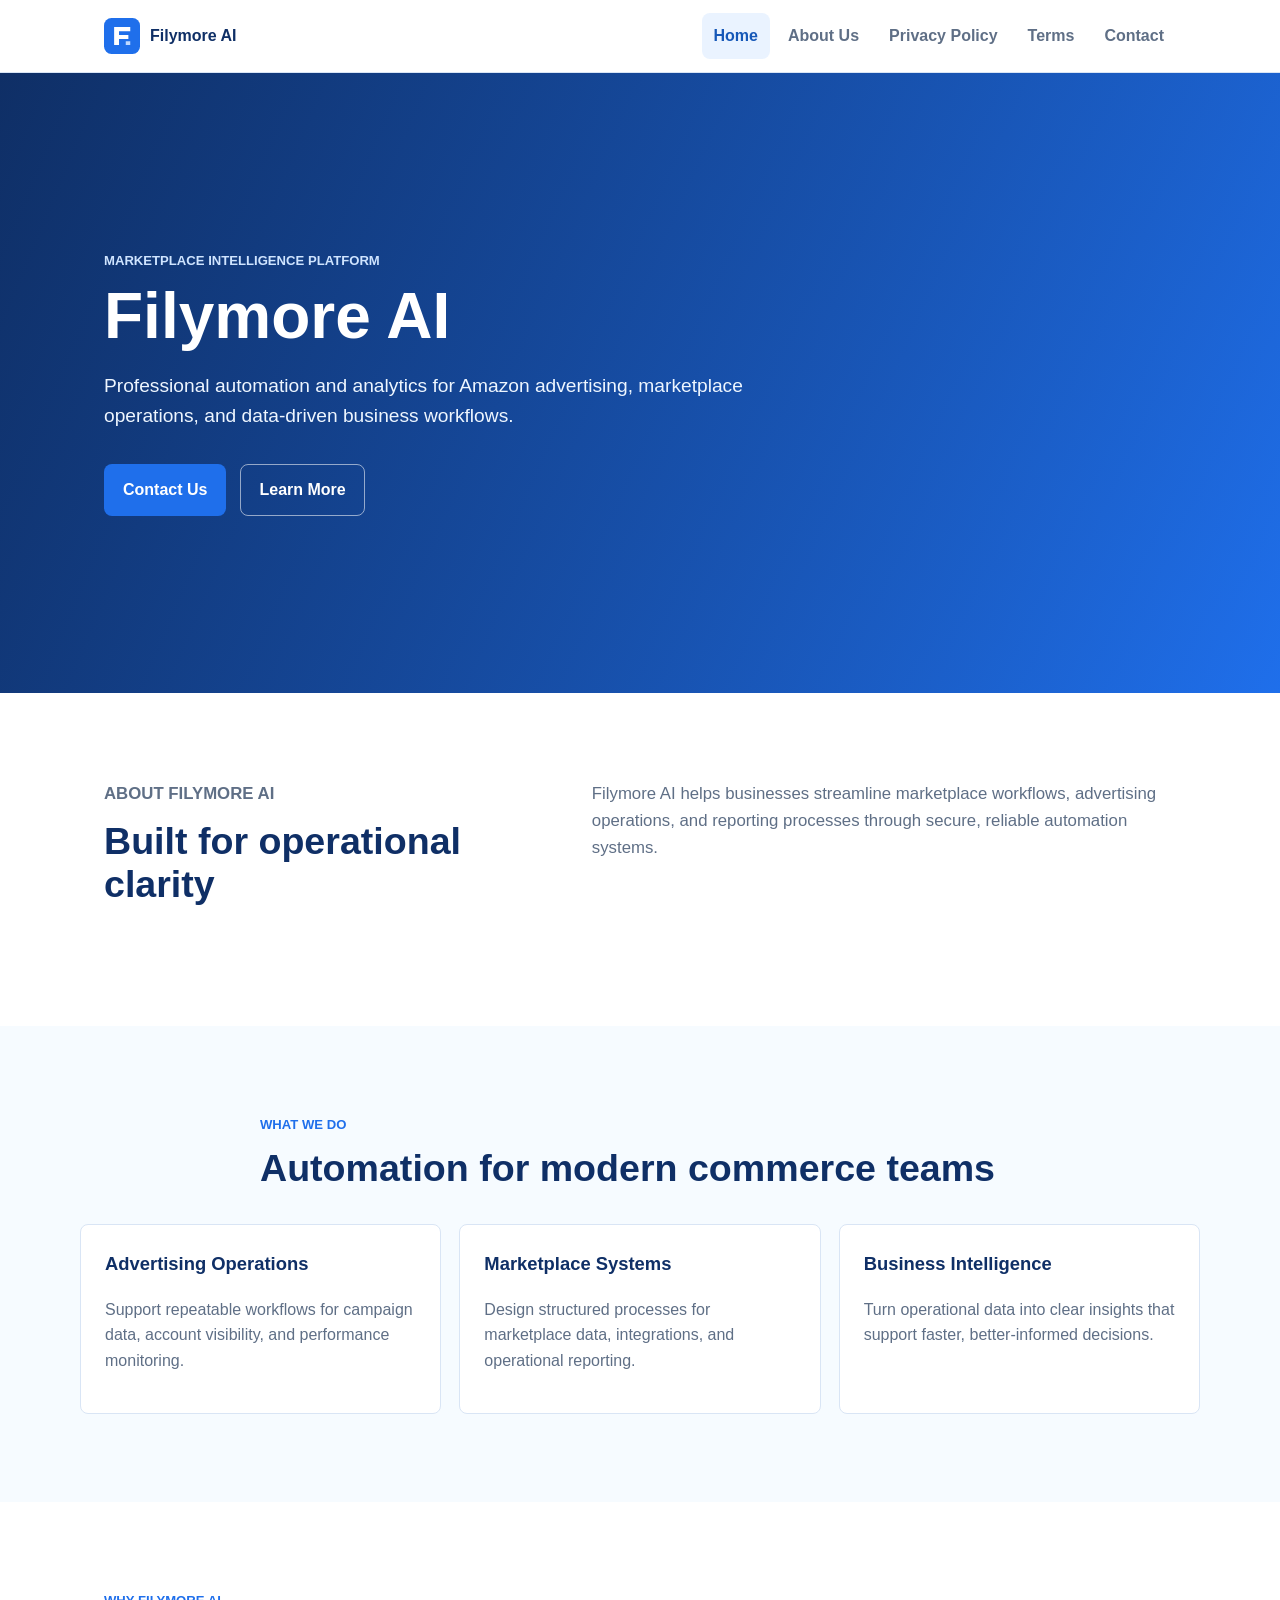
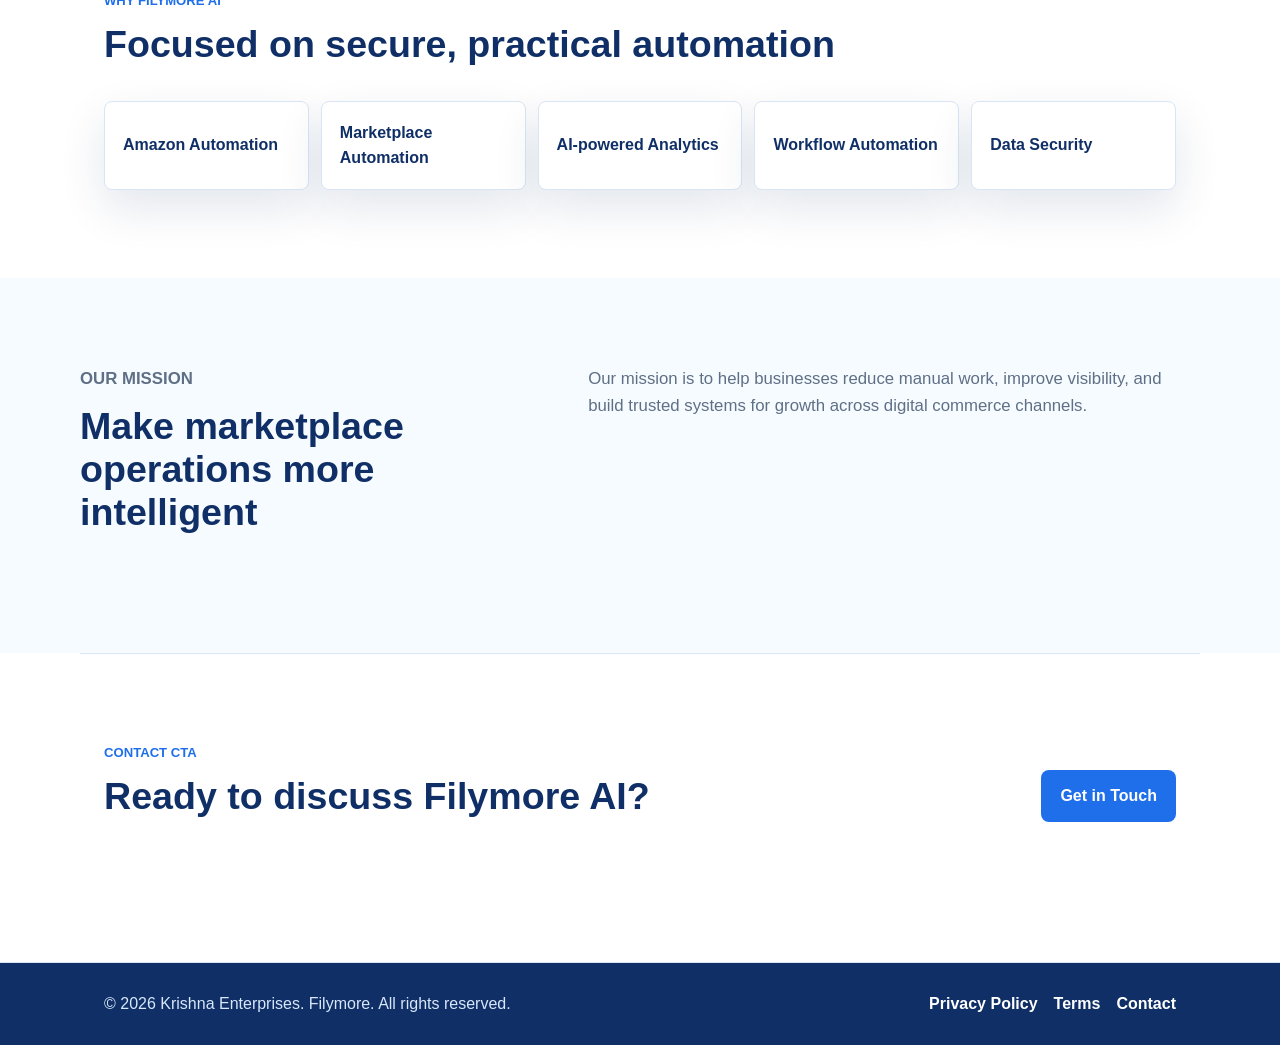
<file: docs/index.html>
<!DOCTYPE html>
<html lang="en">
  <head>
    <meta charset="utf-8" />
    <meta name="viewport" content="width=device-width, initial-scale=1" />
    <meta
      name="description"
      content="Filymore AI builds automation and analytics tools for marketplace operations, Amazon advertising workflows, and business data systems."
    />
    <title>Filymore AI | Marketplace Automation and Analytics</title>
    <link rel="icon" href="assets/images/favicon.svg" type="image/svg+xml" />
    <link rel="stylesheet" href="assets/css/styles.css" />
  </head>
  <body>
    <header class="site-header">
      <nav class="nav" aria-label="Primary navigation">
        <a class="brand" href="index.html" aria-label="Filymore AI home">
          <img src="assets/images/logo.svg" alt="" class="brand-logo" />
          <span>Filymore AI</span>
        </a>
        <button class="nav-toggle" type="button" aria-expanded="false" aria-controls="nav-links">
          <span class="sr-only">Toggle navigation</span>
          <span></span>
          <span></span>
          <span></span>
        </button>
        <div class="nav-links" id="nav-links">
          <a href="index.html" aria-current="page">Home</a>
          <a href="about.html">About Us</a>
          <a href="privacy.html">Privacy Policy</a>
          <a href="terms.html">Terms</a>
          <a href="contact.html">Contact</a>
        </div>
      </nav>
    </header>

    <main>
      <section class="hero">
        <div class="hero-content">
          <p class="eyebrow">Marketplace Intelligence Platform</p>
          <h1>Filymore AI</h1>
          <p class="hero-copy">
            Professional automation and analytics for Amazon advertising,
            marketplace operations, and data-driven business workflows.
          </p>
          <div class="hero-actions">
            <a class="button button-primary" href="contact.html">Contact Us</a>
            <a class="button button-secondary" href="about.html">Learn More</a>
          </div>
        </div>
      </section>

      <section class="section">
        <div class="section-grid">
          <div>
            <p class="eyebrow">About Filymore AI</p>
            <h2>Built for operational clarity</h2>
          </div>
          <p>
            Filymore AI helps businesses streamline marketplace workflows,
            advertising operations, and reporting processes through secure,
            reliable automation systems.
          </p>
        </div>
      </section>

      <section class="section section-alt">
        <div class="section-heading">
          <p class="eyebrow">What We Do</p>
          <h2>Automation for modern commerce teams</h2>
        </div>
        <div class="feature-grid">
          <article class="feature-card">
            <h3>Advertising Operations</h3>
            <p>Support repeatable workflows for campaign data, account visibility, and performance monitoring.</p>
          </article>
          <article class="feature-card">
            <h3>Marketplace Systems</h3>
            <p>Design structured processes for marketplace data, integrations, and operational reporting.</p>
          </article>
          <article class="feature-card">
            <h3>Business Intelligence</h3>
            <p>Turn operational data into clear insights that support faster, better-informed decisions.</p>
          </article>
        </div>
      </section>

      <section class="section">
        <div class="section-heading">
          <p class="eyebrow">Why Filymore AI</p>
          <h2>Focused on secure, practical automation</h2>
        </div>
        <div class="value-list">
          <div>Amazon Automation</div>
          <div>Marketplace Automation</div>
          <div>AI-powered Analytics</div>
          <div>Workflow Automation</div>
          <div>Data Security</div>
        </div>
      </section>

      <section class="section section-alt">
        <div class="section-grid">
          <div>
            <p class="eyebrow">Our Mission</p>
            <h2>Make marketplace operations more intelligent</h2>
          </div>
          <p>
            Our mission is to help businesses reduce manual work, improve
            visibility, and build trusted systems for growth across digital
            commerce channels.
          </p>
        </div>
      </section>

      <section class="cta">
        <div>
          <p class="eyebrow">Contact CTA</p>
          <h2>Ready to discuss Filymore AI?</h2>
        </div>
        <a class="button button-primary" href="contact.html">Get in Touch</a>
      </section>
    </main>

    <footer class="site-footer">
      <div class="footer-inner">
        <p>&copy; 2026 Krishna Enterprises. Filymore. All rights reserved.</p>
        <div class="footer-links">
          <a href="privacy.html">Privacy Policy</a>
          <a href="terms.html">Terms</a>
          <a href="contact.html">Contact</a>
        </div>
      </div>
    </footer>

    <script src="assets/js/main.js"></script>
  </body>
</html>
</file>
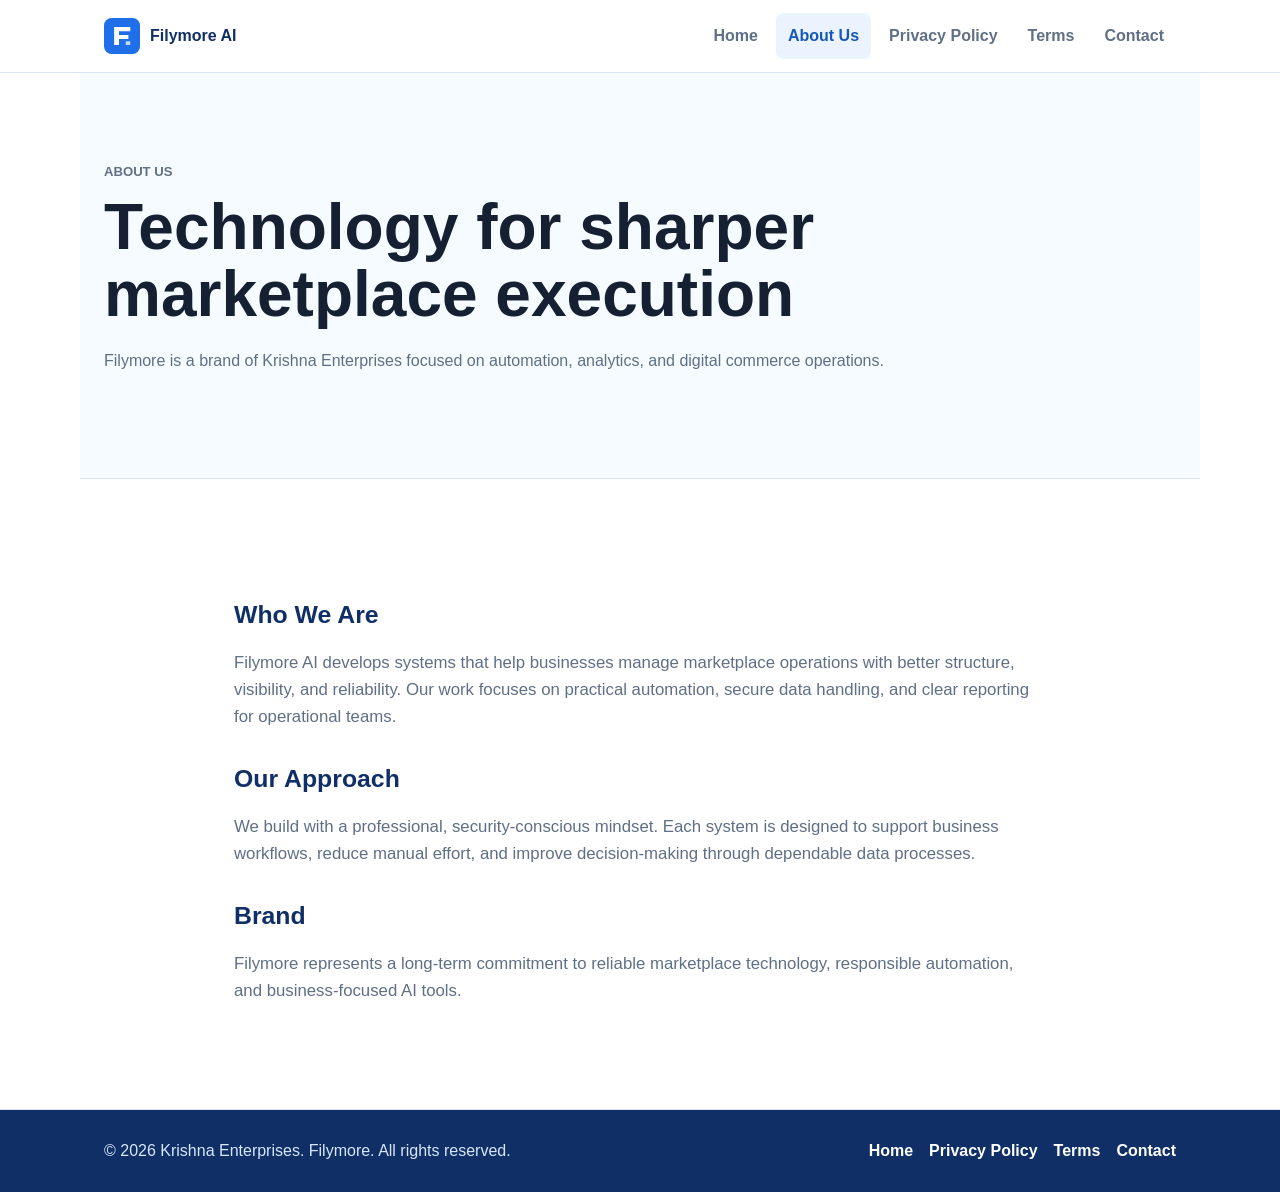
<file: docs/about.html>
<!DOCTYPE html>
<html lang="en">
  <head>
    <meta charset="utf-8" />
    <meta name="viewport" content="width=device-width, initial-scale=1" />
    <meta name="description" content="About Filymore AI and Krishna Enterprises." />
    <title>About Us | Filymore AI</title>
    <link rel="icon" href="assets/images/favicon.svg" type="image/svg+xml" />
    <link rel="stylesheet" href="assets/css/styles.css" />
  </head>
  <body>
    <header class="site-header">
      <nav class="nav" aria-label="Primary navigation">
        <a class="brand" href="index.html"><img src="assets/images/logo.svg" alt="" class="brand-logo" /><span>Filymore AI</span></a>
        <button class="nav-toggle" type="button" aria-expanded="false" aria-controls="nav-links"><span class="sr-only">Toggle navigation</span><span></span><span></span><span></span></button>
        <div class="nav-links" id="nav-links">
          <a href="index.html">Home</a>
          <a href="about.html" aria-current="page">About Us</a>
          <a href="privacy.html">Privacy Policy</a>
          <a href="terms.html">Terms</a>
          <a href="contact.html">Contact</a>
        </div>
      </nav>
    </header>

    <main>
      <section class="page-hero">
        <p class="eyebrow">About Us</p>
        <h1>Technology for sharper marketplace execution</h1>
        <p>Filymore is a brand of Krishna Enterprises focused on automation, analytics, and digital commerce operations.</p>
      </section>

      <section class="content-section">
        <h2>Who We Are</h2>
        <p>
          Filymore AI develops systems that help businesses manage marketplace
          operations with better structure, visibility, and reliability. Our
          work focuses on practical automation, secure data handling, and clear
          reporting for operational teams.
        </p>

        <h2>Our Approach</h2>
        <p>
          We build with a professional, security-conscious mindset. Each system
          is designed to support business workflows, reduce manual effort, and
          improve decision-making through dependable data processes.
        </p>

        <h2>Brand</h2>
        <p>
          Filymore represents a long-term commitment to reliable marketplace
          technology, responsible automation, and business-focused AI tools.
        </p>
      </section>
    </main>

    <footer class="site-footer">
      <div class="footer-inner">
        <p>&copy; 2026 Krishna Enterprises. Filymore. All rights reserved.</p>
        <div class="footer-links">
          <a href="index.html">Home</a>
          <a href="privacy.html">Privacy Policy</a>
          <a href="terms.html">Terms</a>
          <a href="contact.html">Contact</a>
        </div>
      </div>
    </footer>

    <script src="assets/js/main.js"></script>
  </body>
</html>
</file>
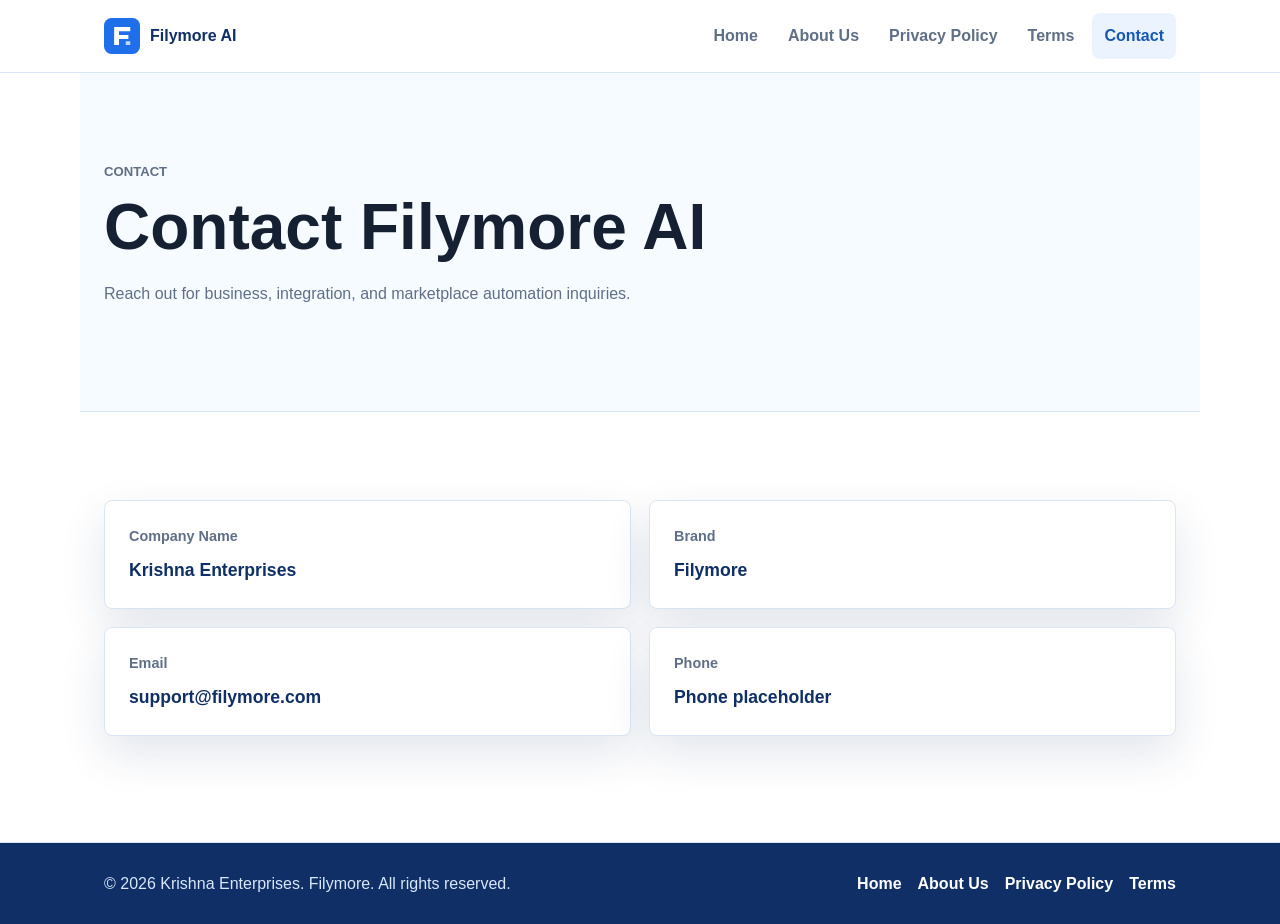
<file: docs/contact.html>
<!DOCTYPE html>
<html lang="en">
  <head>
    <meta charset="utf-8" />
    <meta name="viewport" content="width=device-width, initial-scale=1" />
    <meta name="description" content="Contact Filymore AI." />
    <title>Contact | Filymore AI</title>
    <link rel="icon" href="assets/images/favicon.svg" type="image/svg+xml" />
    <link rel="stylesheet" href="assets/css/styles.css" />
  </head>
  <body>
    <header class="site-header">
      <nav class="nav" aria-label="Primary navigation">
        <a class="brand" href="index.html"><img src="assets/images/logo.svg" alt="" class="brand-logo" /><span>Filymore AI</span></a>
        <button class="nav-toggle" type="button" aria-expanded="false" aria-controls="nav-links"><span class="sr-only">Toggle navigation</span><span></span><span></span><span></span></button>
        <div class="nav-links" id="nav-links">
          <a href="index.html">Home</a>
          <a href="about.html">About Us</a>
          <a href="privacy.html">Privacy Policy</a>
          <a href="terms.html">Terms</a>
          <a href="contact.html" aria-current="page">Contact</a>
        </div>
      </nav>
    </header>

    <main>
      <section class="page-hero">
        <p class="eyebrow">Contact</p>
        <h1>Contact Filymore AI</h1>
        <p>Reach out for business, integration, and marketplace automation inquiries.</p>
      </section>

      <section class="contact-panel">
        <div class="contact-details">
          <div>
            <span>Company Name</span>
            <strong>Krishna Enterprises</strong>
          </div>
          <div>
            <span>Brand</span>
            <strong>Filymore</strong>
          </div>
          <div>
            <span>Email</span>
            <a href="mailto:support@filymore.com">support@filymore.com</a>
          </div>
          <div>
            <span>Phone</span>
            <strong>Phone placeholder</strong>
          </div>
        </div>
      </section>
    </main>

    <footer class="site-footer">
      <div class="footer-inner">
        <p>&copy; 2026 Krishna Enterprises. Filymore. All rights reserved.</p>
        <div class="footer-links">
          <a href="index.html">Home</a>
          <a href="about.html">About Us</a>
          <a href="privacy.html">Privacy Policy</a>
          <a href="terms.html">Terms</a>
        </div>
      </div>
    </footer>

    <script src="assets/js/main.js"></script>
  </body>
</html>
</file>
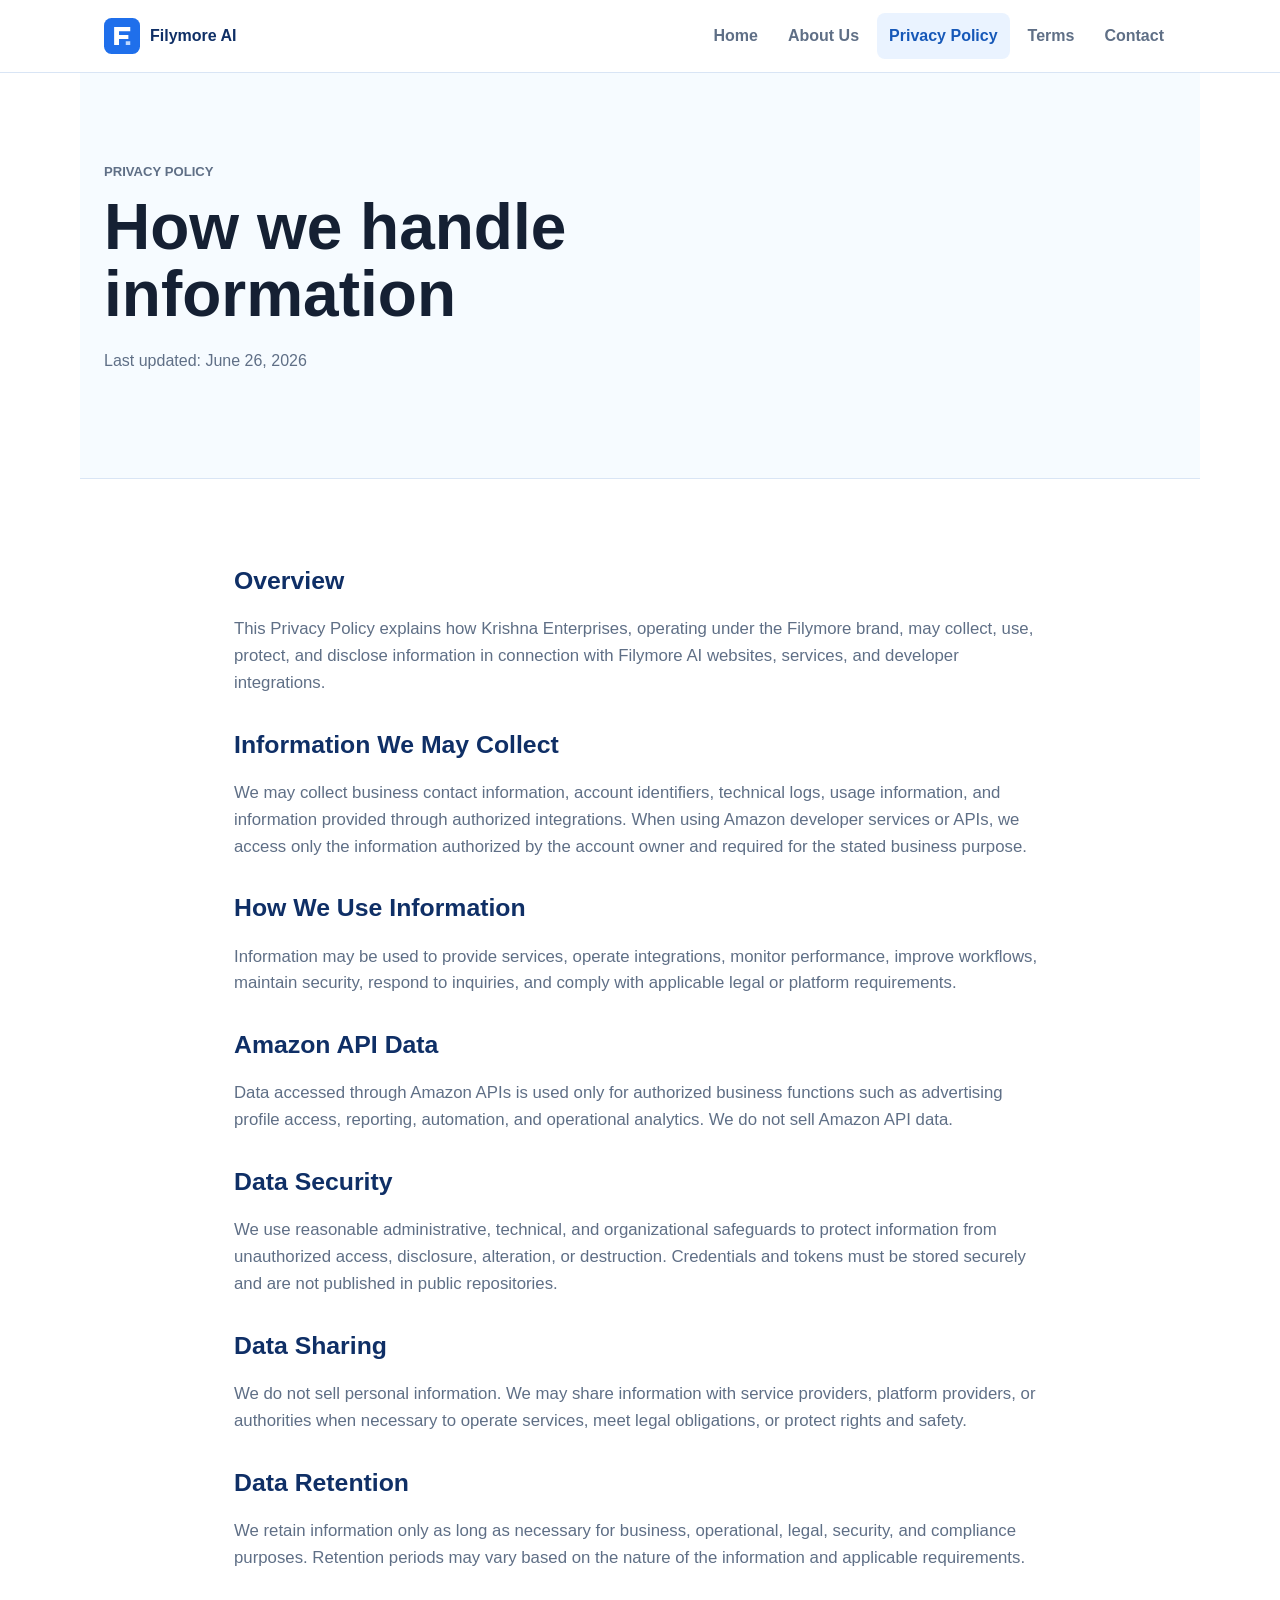
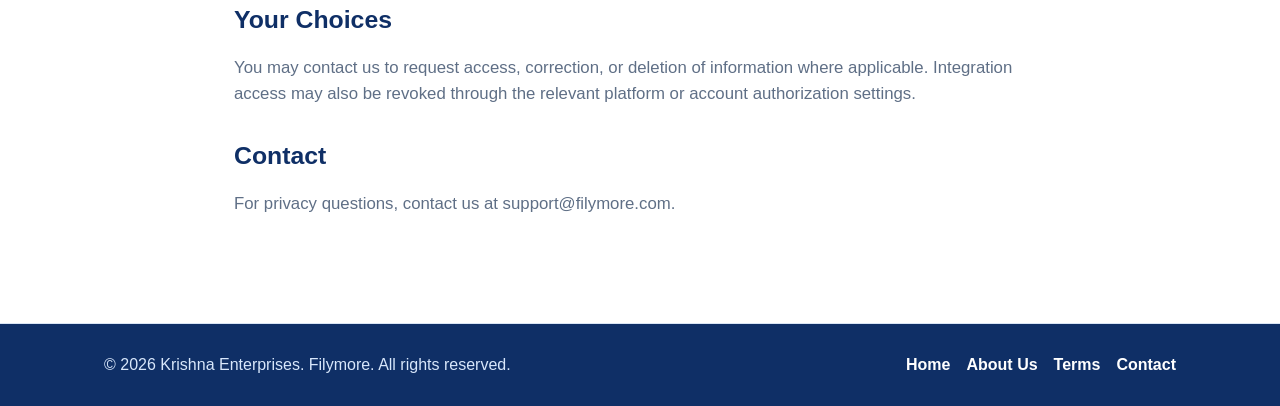
<file: docs/privacy.html>
<!DOCTYPE html>
<html lang="en">
  <head>
    <meta charset="utf-8" />
    <meta name="viewport" content="width=device-width, initial-scale=1" />
    <meta name="description" content="Filymore AI privacy policy." />
    <title>Privacy Policy | Filymore AI</title>
    <link rel="icon" href="assets/images/favicon.svg" type="image/svg+xml" />
    <link rel="stylesheet" href="assets/css/styles.css" />
  </head>
  <body>
    <header class="site-header">
      <nav class="nav" aria-label="Primary navigation">
        <a class="brand" href="index.html"><img src="assets/images/logo.svg" alt="" class="brand-logo" /><span>Filymore AI</span></a>
        <button class="nav-toggle" type="button" aria-expanded="false" aria-controls="nav-links"><span class="sr-only">Toggle navigation</span><span></span><span></span><span></span></button>
        <div class="nav-links" id="nav-links">
          <a href="index.html">Home</a>
          <a href="about.html">About Us</a>
          <a href="privacy.html" aria-current="page">Privacy Policy</a>
          <a href="terms.html">Terms</a>
          <a href="contact.html">Contact</a>
        </div>
      </nav>
    </header>

    <main>
      <section class="page-hero">
        <p class="eyebrow">Privacy Policy</p>
        <h1>How we handle information</h1>
        <p>Last updated: June 26, 2026</p>
      </section>

      <section class="content-section legal">
        <h2>Overview</h2>
        <p>
          This Privacy Policy explains how Krishna Enterprises, operating under
          the Filymore brand, may collect, use, protect, and disclose information
          in connection with Filymore AI websites, services, and developer
          integrations.
        </p>

        <h2>Information We May Collect</h2>
        <p>
          We may collect business contact information, account identifiers,
          technical logs, usage information, and information provided through
          authorized integrations. When using Amazon developer services or APIs,
          we access only the information authorized by the account owner and
          required for the stated business purpose.
        </p>

        <h2>How We Use Information</h2>
        <p>
          Information may be used to provide services, operate integrations,
          monitor performance, improve workflows, maintain security, respond to
          inquiries, and comply with applicable legal or platform requirements.
        </p>

        <h2>Amazon API Data</h2>
        <p>
          Data accessed through Amazon APIs is used only for authorized business
          functions such as advertising profile access, reporting, automation,
          and operational analytics. We do not sell Amazon API data.
        </p>

        <h2>Data Security</h2>
        <p>
          We use reasonable administrative, technical, and organizational
          safeguards to protect information from unauthorized access, disclosure,
          alteration, or destruction. Credentials and tokens must be stored
          securely and are not published in public repositories.
        </p>

        <h2>Data Sharing</h2>
        <p>
          We do not sell personal information. We may share information with
          service providers, platform providers, or authorities when necessary to
          operate services, meet legal obligations, or protect rights and safety.
        </p>

        <h2>Data Retention</h2>
        <p>
          We retain information only as long as necessary for business,
          operational, legal, security, and compliance purposes. Retention
          periods may vary based on the nature of the information and applicable
          requirements.
        </p>

        <h2>Your Choices</h2>
        <p>
          You may contact us to request access, correction, or deletion of
          information where applicable. Integration access may also be revoked
          through the relevant platform or account authorization settings.
        </p>

        <h2>Contact</h2>
        <p>
          For privacy questions, contact us at support@filymore.com.
        </p>
      </section>
    </main>

    <footer class="site-footer">
      <div class="footer-inner">
        <p>&copy; 2026 Krishna Enterprises. Filymore. All rights reserved.</p>
        <div class="footer-links">
          <a href="index.html">Home</a>
          <a href="about.html">About Us</a>
          <a href="terms.html">Terms</a>
          <a href="contact.html">Contact</a>
        </div>
      </div>
    </footer>

    <script src="assets/js/main.js"></script>
  </body>
</html>
</file>
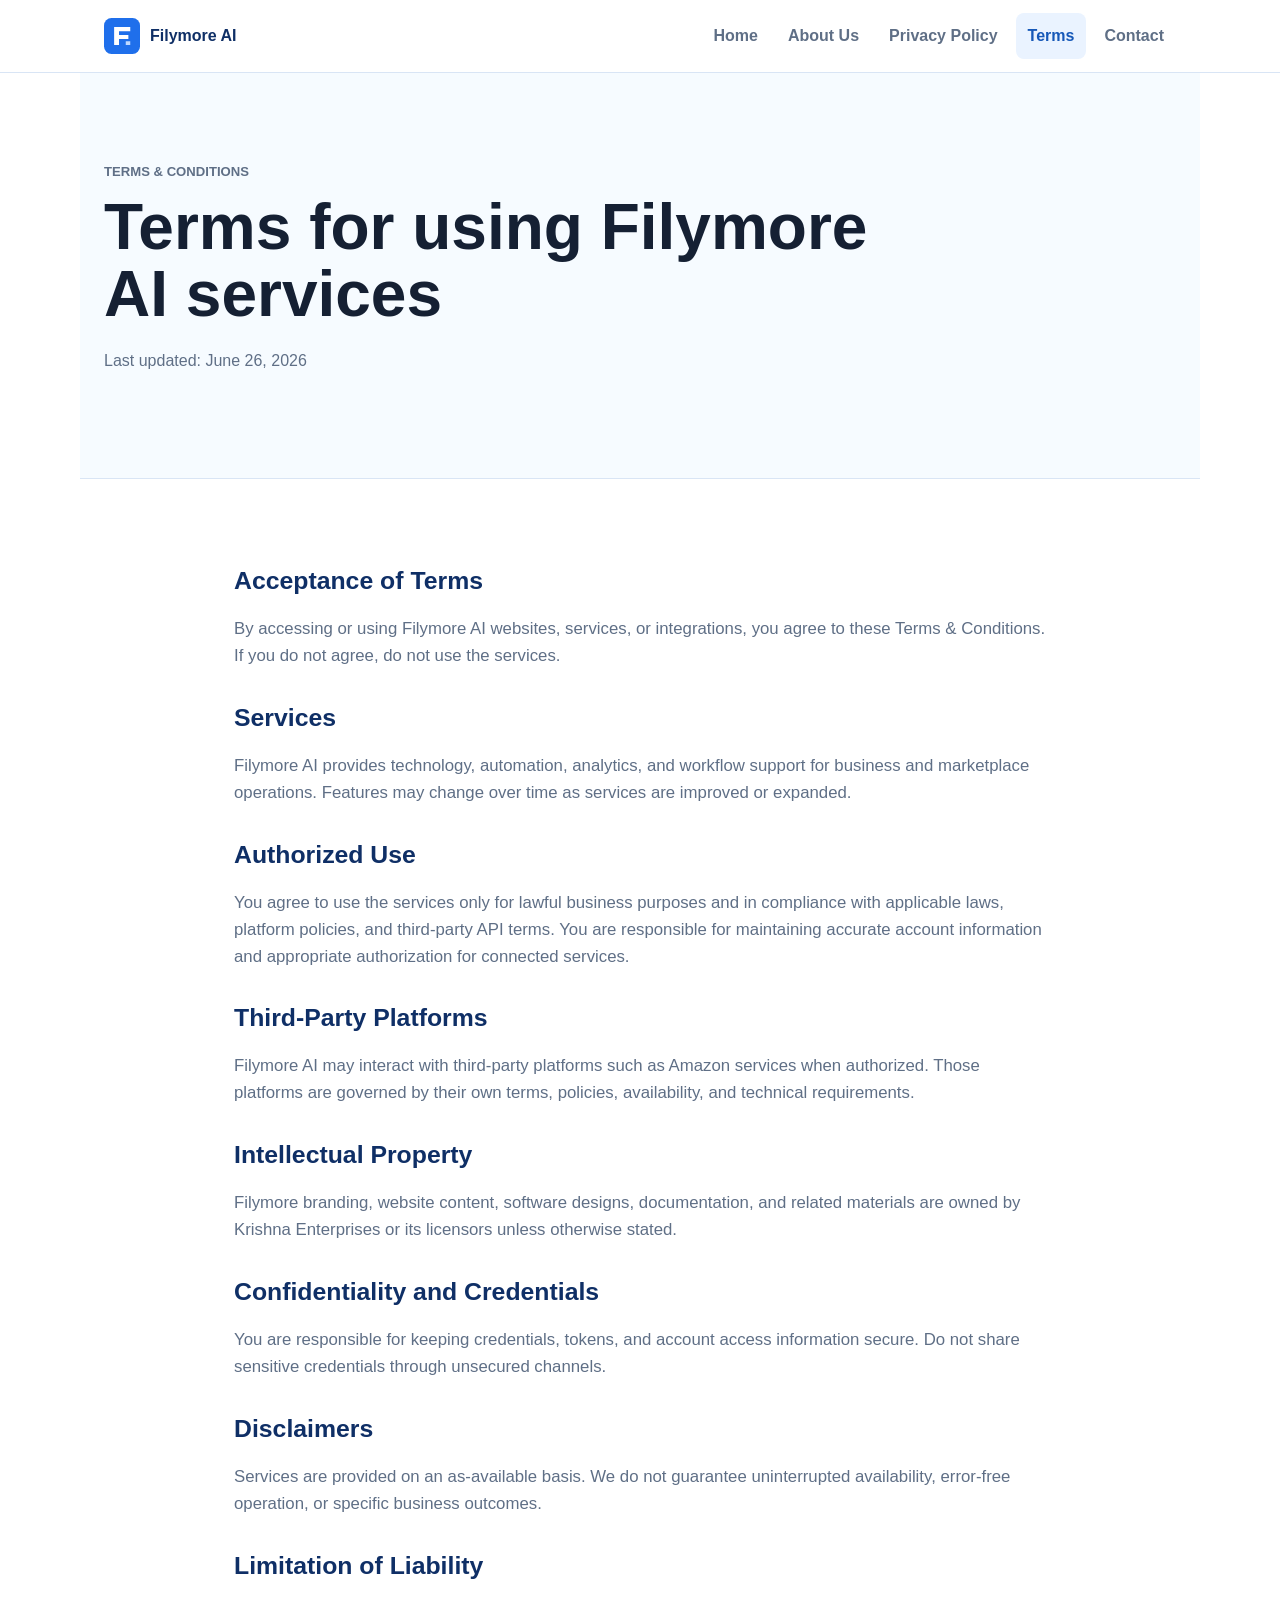
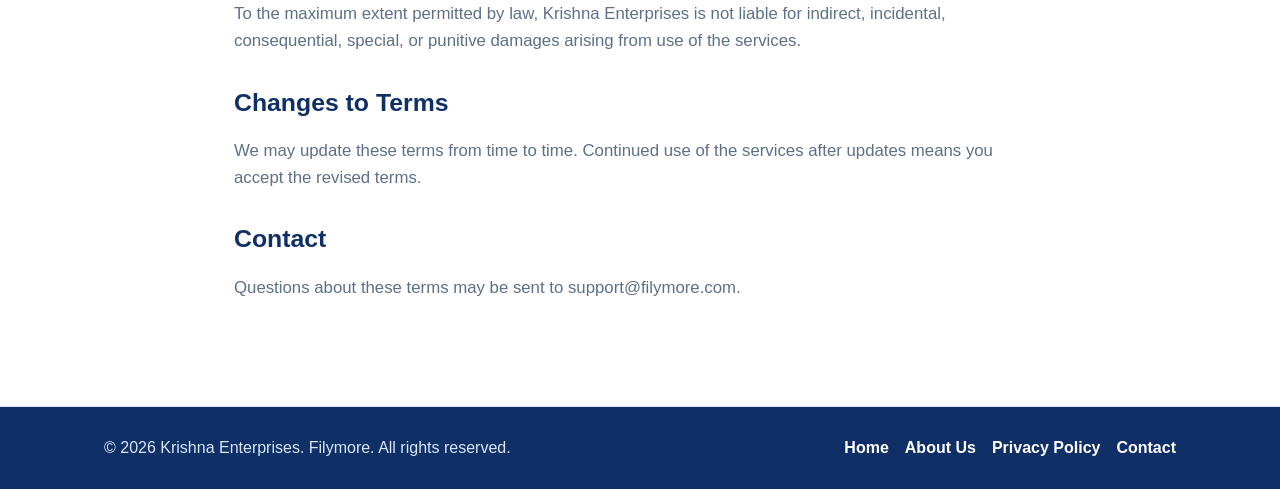
<file: docs/terms.html>
<!DOCTYPE html>
<html lang="en">
  <head>
    <meta charset="utf-8" />
    <meta name="viewport" content="width=device-width, initial-scale=1" />
    <meta name="description" content="Filymore AI terms and conditions." />
    <title>Terms & Conditions | Filymore AI</title>
    <link rel="icon" href="assets/images/favicon.svg" type="image/svg+xml" />
    <link rel="stylesheet" href="assets/css/styles.css" />
  </head>
  <body>
    <header class="site-header">
      <nav class="nav" aria-label="Primary navigation">
        <a class="brand" href="index.html"><img src="assets/images/logo.svg" alt="" class="brand-logo" /><span>Filymore AI</span></a>
        <button class="nav-toggle" type="button" aria-expanded="false" aria-controls="nav-links"><span class="sr-only">Toggle navigation</span><span></span><span></span><span></span></button>
        <div class="nav-links" id="nav-links">
          <a href="index.html">Home</a>
          <a href="about.html">About Us</a>
          <a href="privacy.html">Privacy Policy</a>
          <a href="terms.html" aria-current="page">Terms</a>
          <a href="contact.html">Contact</a>
        </div>
      </nav>
    </header>

    <main>
      <section class="page-hero">
        <p class="eyebrow">Terms & Conditions</p>
        <h1>Terms for using Filymore AI services</h1>
        <p>Last updated: June 26, 2026</p>
      </section>

      <section class="content-section legal">
        <h2>Acceptance of Terms</h2>
        <p>
          By accessing or using Filymore AI websites, services, or integrations,
          you agree to these Terms & Conditions. If you do not agree, do not use
          the services.
        </p>

        <h2>Services</h2>
        <p>
          Filymore AI provides technology, automation, analytics, and workflow
          support for business and marketplace operations. Features may change
          over time as services are improved or expanded.
        </p>

        <h2>Authorized Use</h2>
        <p>
          You agree to use the services only for lawful business purposes and in
          compliance with applicable laws, platform policies, and third-party API
          terms. You are responsible for maintaining accurate account
          information and appropriate authorization for connected services.
        </p>

        <h2>Third-Party Platforms</h2>
        <p>
          Filymore AI may interact with third-party platforms such as Amazon
          services when authorized. Those platforms are governed by their own
          terms, policies, availability, and technical requirements.
        </p>

        <h2>Intellectual Property</h2>
        <p>
          Filymore branding, website content, software designs, documentation,
          and related materials are owned by Krishna Enterprises or its
          licensors unless otherwise stated.
        </p>

        <h2>Confidentiality and Credentials</h2>
        <p>
          You are responsible for keeping credentials, tokens, and account
          access information secure. Do not share sensitive credentials through
          unsecured channels.
        </p>

        <h2>Disclaimers</h2>
        <p>
          Services are provided on an as-available basis. We do not guarantee
          uninterrupted availability, error-free operation, or specific business
          outcomes.
        </p>

        <h2>Limitation of Liability</h2>
        <p>
          To the maximum extent permitted by law, Krishna Enterprises is not
          liable for indirect, incidental, consequential, special, or punitive
          damages arising from use of the services.
        </p>

        <h2>Changes to Terms</h2>
        <p>
          We may update these terms from time to time. Continued use of the
          services after updates means you accept the revised terms.
        </p>

        <h2>Contact</h2>
        <p>Questions about these terms may be sent to support@filymore.com.</p>
      </section>
    </main>

    <footer class="site-footer">
      <div class="footer-inner">
        <p>&copy; 2026 Krishna Enterprises. Filymore. All rights reserved.</p>
        <div class="footer-links">
          <a href="index.html">Home</a>
          <a href="about.html">About Us</a>
          <a href="privacy.html">Privacy Policy</a>
          <a href="contact.html">Contact</a>
        </div>
      </div>
    </footer>

    <script src="assets/js/main.js"></script>
  </body>
</html>
</file>
<file: docs/assets/css/styles.css>
:root {
  --color-blue-900: #0f2f66;
  --color-blue-700: #1658b8;
  --color-blue-600: #1f6feb;
  --color-blue-100: #eaf3ff;
  --color-sky-50: #f6fbff;
  --color-white: #ffffff;
  --color-ink: #152033;
  --color-muted: #5f6f86;
  --color-border: #d9e5f5;
  --shadow: 0 18px 45px rgba(15, 47, 102, 0.12);
  --radius: 8px;
  --max-width: 1120px;
}

* {
  box-sizing: border-box;
}

html {
  scroll-behavior: smooth;
}

body {
  margin: 0;
  color: var(--color-ink);
  background: var(--color-white);
  font-family: Arial, Helvetica, sans-serif;
  line-height: 1.6;
}

a {
  color: inherit;
  text-decoration: none;
}

.site-header {
  position: sticky;
  top: 0;
  z-index: 20;
  background: rgba(255, 255, 255, 0.96);
  border-bottom: 1px solid var(--color-border);
  backdrop-filter: blur(12px);
}

.nav {
  display: flex;
  align-items: center;
  justify-content: space-between;
  max-width: var(--max-width);
  min-height: 72px;
  margin: 0 auto;
  padding: 0 24px;
}

.brand {
  display: inline-flex;
  align-items: center;
  gap: 10px;
  color: var(--color-blue-900);
  font-weight: 700;
}

.brand-logo {
  width: 36px;
  height: 36px;
}

.nav-links {
  display: flex;
  align-items: center;
  gap: 6px;
}

.nav-links a {
  padding: 10px 12px;
  border-radius: var(--radius);
  color: var(--color-muted);
  font-weight: 600;
}

.nav-links a:hover,
.nav-links a[aria-current="page"] {
  color: var(--color-blue-700);
  background: var(--color-blue-100);
}

.nav-toggle {
  display: none;
  width: 42px;
  height: 42px;
  padding: 9px;
  border: 1px solid var(--color-border);
  border-radius: var(--radius);
  background: var(--color-white);
}

.nav-toggle span:not(.sr-only) {
  display: block;
  height: 2px;
  margin: 5px 0;
  background: var(--color-blue-900);
}

.sr-only {
  position: absolute;
  width: 1px;
  height: 1px;
  padding: 0;
  overflow: hidden;
  clip: rect(0, 0, 0, 0);
  white-space: nowrap;
  border: 0;
}

.hero {
  min-height: 620px;
  display: flex;
  align-items: center;
  background:
    linear-gradient(110deg, rgba(15, 47, 102, 0.92), rgba(31, 111, 235, 0.76)),
    linear-gradient(135deg, #0f2f66, #1f6feb);
  color: var(--color-white);
}

.hero-content,
.section,
.cta,
.page-hero,
.content-section,
.contact-panel {
  max-width: var(--max-width);
  margin: 0 auto;
  padding: 88px 24px;
}

.hero-content {
  width: 100%;
}

.eyebrow {
  margin: 0 0 12px;
  color: var(--color-blue-600);
  font-size: 0.82rem;
  font-weight: 800;
  letter-spacing: 0;
  text-transform: uppercase;
}

.hero .eyebrow {
  color: #cfe4ff;
}

h1,
h2,
h3,
p {
  margin-top: 0;
}

h1 {
  max-width: 760px;
  margin-bottom: 20px;
  font-size: 4rem;
  line-height: 1.05;
}

h2 {
  color: var(--color-blue-900);
  font-size: 2.35rem;
  line-height: 1.15;
}

h3 {
  color: var(--color-blue-900);
  font-size: 1.15rem;
}

.hero-copy {
  max-width: 680px;
  color: #eef6ff;
  font-size: 1.2rem;
}

.hero-actions {
  display: flex;
  flex-wrap: wrap;
  gap: 14px;
  margin-top: 32px;
}

.button {
  display: inline-flex;
  align-items: center;
  justify-content: center;
  min-height: 46px;
  padding: 12px 18px;
  border: 1px solid transparent;
  border-radius: var(--radius);
  font-weight: 700;
}

.button-primary {
  color: var(--color-white);
  background: var(--color-blue-600);
}

.button-secondary {
  color: var(--color-white);
  border-color: rgba(255, 255, 255, 0.55);
}

.section-alt {
  max-width: none;
  background: var(--color-sky-50);
}

.section-alt > * {
  max-width: var(--max-width);
  margin-left: auto;
  margin-right: auto;
}

.section-grid {
  display: grid;
  grid-template-columns: minmax(0, 0.85fr) minmax(0, 1.15fr);
  gap: 56px;
  align-items: start;
}

.section-grid p,
.content-section p {
  color: var(--color-muted);
  font-size: 1.05rem;
}

.section-heading {
  max-width: 760px;
  margin-bottom: 34px;
}

.feature-grid {
  display: grid;
  grid-template-columns: repeat(3, minmax(0, 1fr));
  gap: 18px;
}

.feature-card {
  min-height: 190px;
  padding: 24px;
  border: 1px solid var(--color-border);
  border-radius: var(--radius);
  background: var(--color-white);
}

.feature-card p {
  color: var(--color-muted);
}

.value-list {
  display: grid;
  grid-template-columns: repeat(5, minmax(0, 1fr));
  gap: 12px;
}

.value-list div {
  min-height: 86px;
  display: flex;
  align-items: center;
  padding: 18px;
  border: 1px solid var(--color-border);
  border-radius: var(--radius);
  color: var(--color-blue-900);
  background: var(--color-white);
  box-shadow: var(--shadow);
  font-weight: 700;
}

.cta {
  display: flex;
  align-items: center;
  justify-content: space-between;
  gap: 24px;
  margin-bottom: 24px;
  border-top: 1px solid var(--color-border);
}

.page-hero {
  background: var(--color-sky-50);
  border-bottom: 1px solid var(--color-border);
}

.page-hero h1,
.page-hero p {
  max-width: 820px;
}

.page-hero p {
  color: var(--color-muted);
}

.content-section {
  max-width: 860px;
}

.content-section h2 {
  margin-top: 34px;
  font-size: 1.55rem;
}

.legal h2:first-child {
  margin-top: 0;
}

.contact-panel {
  min-height: 430px;
}

.contact-details {
  display: grid;
  grid-template-columns: repeat(2, minmax(0, 1fr));
  gap: 18px;
}

.contact-details div {
  padding: 24px;
  border: 1px solid var(--color-border);
  border-radius: var(--radius);
  background: var(--color-white);
  box-shadow: var(--shadow);
}

.contact-details span {
  display: block;
  margin-bottom: 8px;
  color: var(--color-muted);
  font-size: 0.9rem;
  font-weight: 700;
}

.contact-details strong,
.contact-details a {
  color: var(--color-blue-900);
  font-size: 1.1rem;
  font-weight: 800;
  overflow-wrap: anywhere;
}

.site-footer {
  border-top: 1px solid var(--color-border);
  background: var(--color-blue-900);
  color: var(--color-white);
}

.footer-inner {
  display: flex;
  align-items: center;
  justify-content: space-between;
  gap: 24px;
  max-width: var(--max-width);
  margin: 0 auto;
  padding: 28px 24px;
}

.footer-inner p {
  margin: 0;
  color: #d8e7fb;
}

.footer-links {
  display: flex;
  flex-wrap: wrap;
  gap: 16px;
}

.footer-links a {
  color: var(--color-white);
  font-weight: 700;
}

@media (max-width: 900px) {
  h1 {
    font-size: 3rem;
  }

  .section-grid,
  .feature-grid,
  .value-list,
  .contact-details {
    grid-template-columns: 1fr;
  }

  .cta,
  .footer-inner {
    align-items: flex-start;
    flex-direction: column;
  }
}

@media (max-width: 760px) {
  .nav {
    min-height: 64px;
  }

  .nav-toggle {
    display: block;
  }

  .nav-links {
    position: absolute;
    left: 16px;
    right: 16px;
    top: 72px;
    display: none;
    flex-direction: column;
    align-items: stretch;
    padding: 12px;
    border: 1px solid var(--color-border);
    border-radius: var(--radius);
    background: var(--color-white);
    box-shadow: var(--shadow);
  }

  .nav-links.is-open {
    display: flex;
  }

  .hero {
    min-height: 560px;
  }

  .hero-content,
  .section,
  .cta,
  .page-hero,
  .content-section,
  .contact-panel {
    padding: 64px 20px;
  }

  h1 {
    font-size: 2.45rem;
  }

  h2 {
    font-size: 1.9rem;
  }
}
</file>
